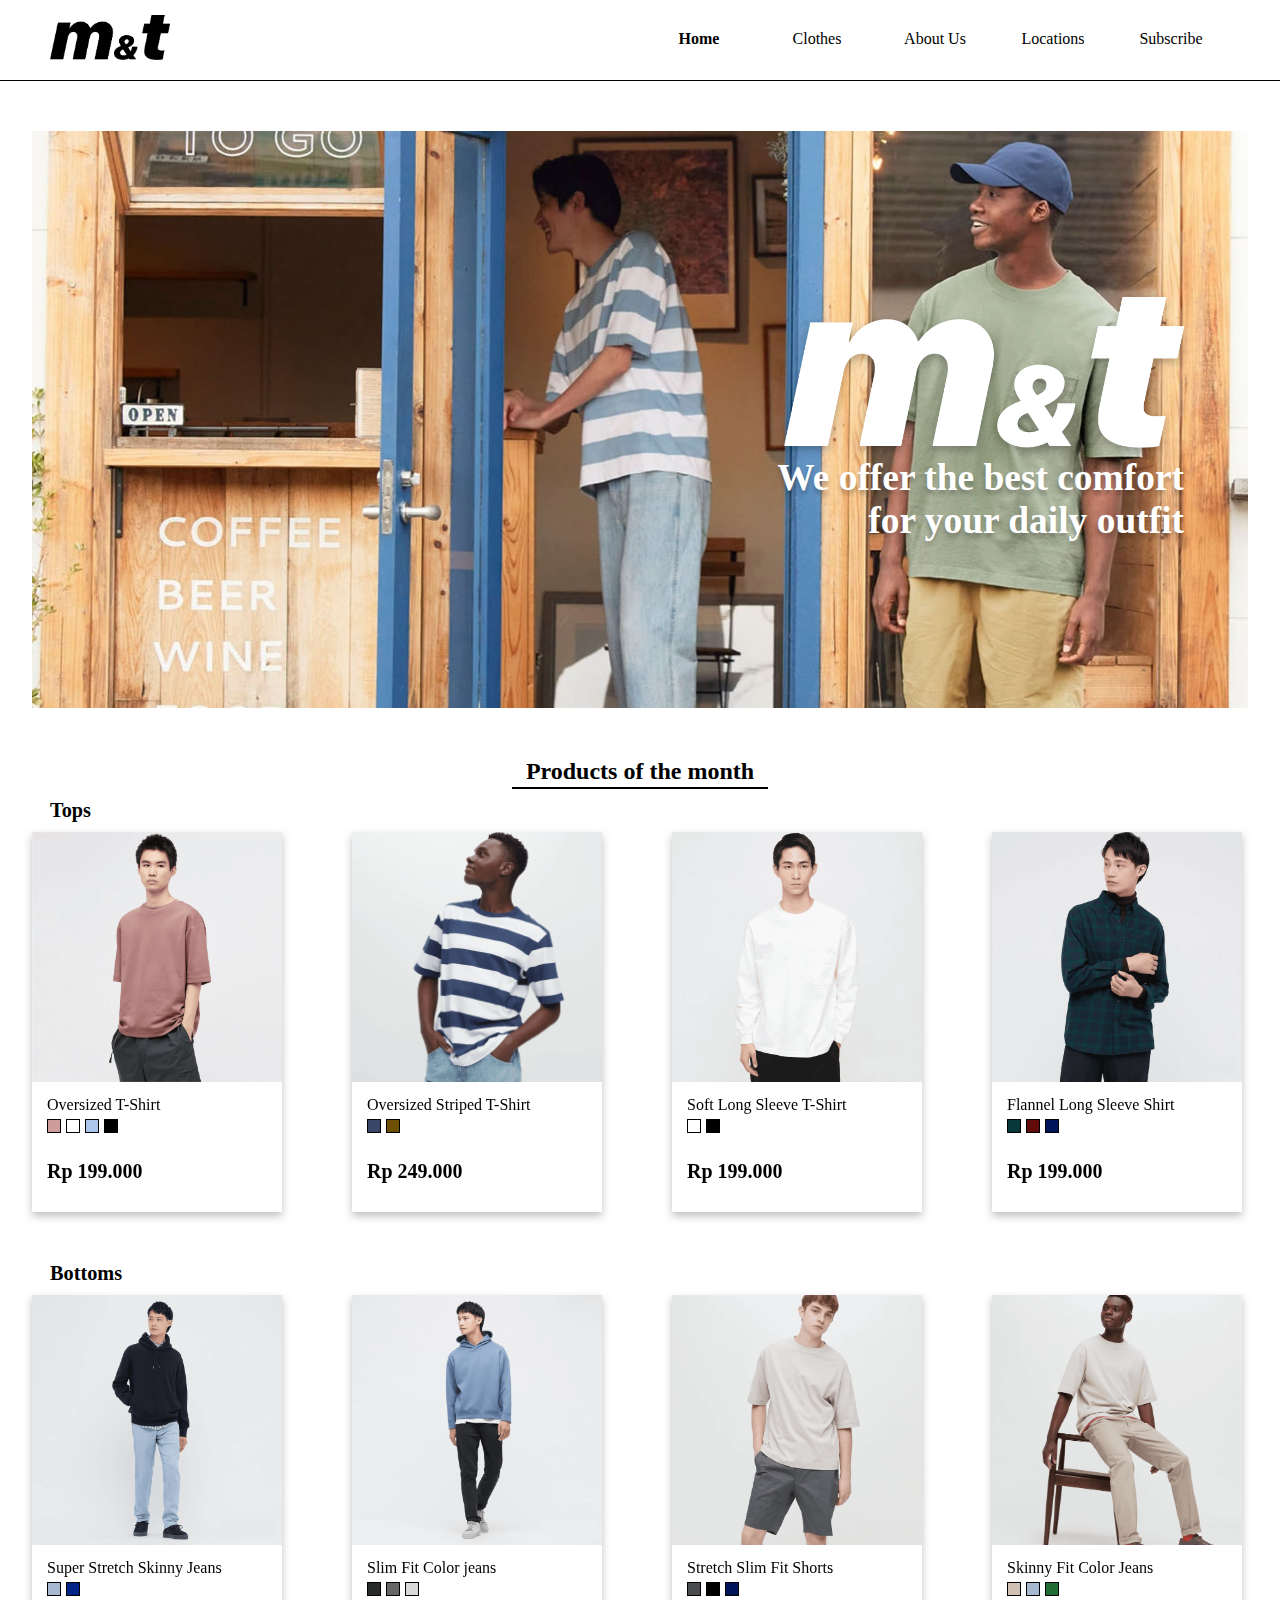
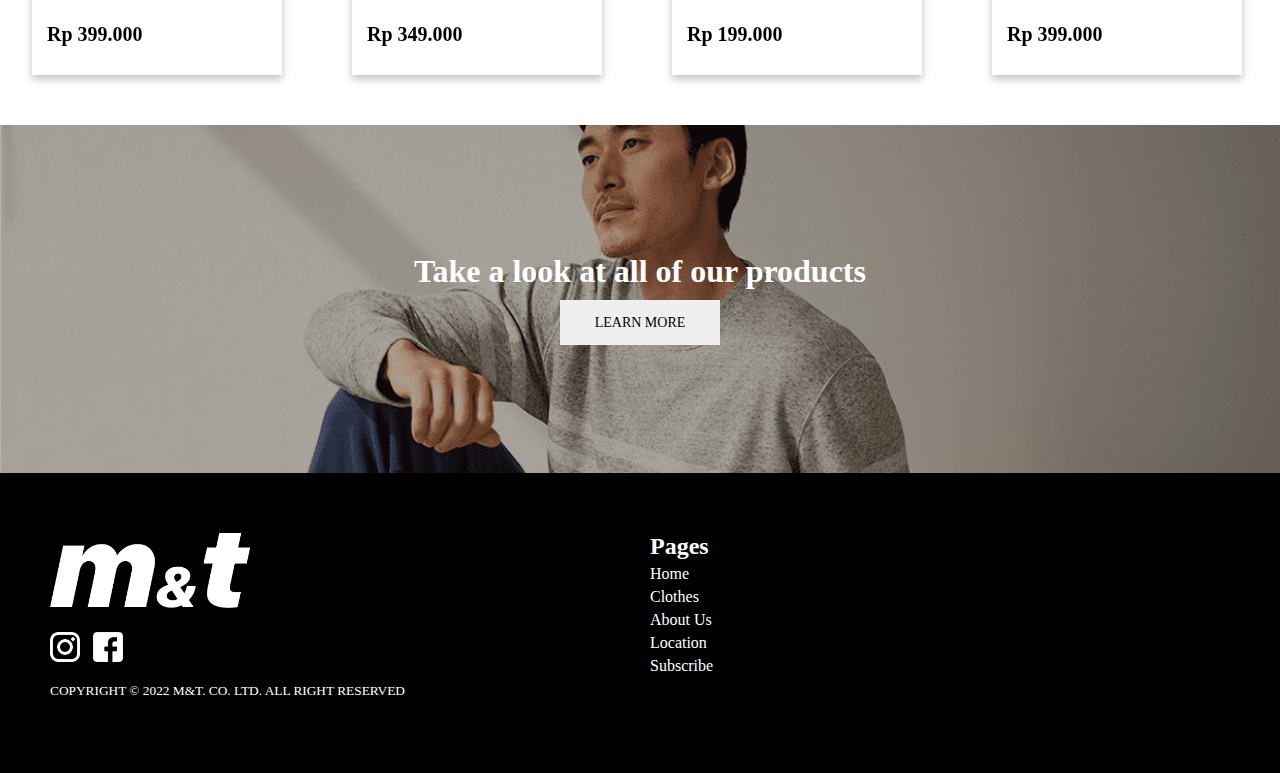
<file: mNt_website_project/index.html>
<!DOCTYPE html>
<html lang="en">
<head>
    <meta charset="UTF-8">
    <meta http-equiv="X-UA-Compatible" content="IE=edge">
    <meta name="viewport" content="width=device-width, initial-scale=1.0">
    <title>M&T OFFICIAL</title>
    <link rel ="stylesheet" media="screen and (min-width:801px)" href="style1.css">
    <link rel ="stylesheet" media="screen and (max-width:800px)" href="style2.css">   
    <link rel = "icon" href ="img/favicon.png">
</head>
<body>
    <header>
        <div class ="logo">
            <img src ="img/logo1.png" onclick="window.location.href='index.html'">
        </div>
        <nav>
            <ul>
                <li onclick="window.location.href='index.html'" style ="font-weight: bold;">Home</li>
                <li onclick="window.location.href='clothes.html'">Clothes</li>
                <li onclick="window.location.href='aboutus.html'">About Us</li>
                <li onclick="window.location.href='locations.html'">Locations</li>
                <li onclick="window.location.href='subscribe.html'">Subscribe</li>
            </ul>
        </nav>
    </header>
    <div class="content1">
        <img src ="img/logo2.png">
        <h3>We offer the best comfort</h3>
        <h3>for your daily outfit</h3>
    </div>
    <div class ="judul1">
        <h2
        >Products of the month</h2>
        <div class="judul_line"></div>
    </div>
    <div class ="judul2">
        <h3>Tops</h3>
    </div>
    <div class="content2">
        <div class="products">
            <div class="p1">
                <div class="p2">
                    <img src ="img/img3.png">
                    <div class="product_text">
                        <p>Oversized T-Shirt</p>
                        <div class="color">
                            <div class="cc" style="background-color: #CE9D9B;"></div>
                            <div class="cc" style="background-color: #FFFFFF;"></div>
                            <div class="cc" style="background-color: #ACC5EB;"></div>
                            <div class="cc" style="background-color: #000000;"></div>
                        </div>
                        <h4>Rp 199.000</h4>
                    </div>
                </div>
            </div>
            <div class="p1">
                <div class="p2">
                    <img src ="img/img6.png">
                    <div class="product_text">
                        <p>Oversized Striped T-Shirt</p>
                        <div class="color">
                            <div class="cc" style="background-color: #394668;"></div>
                            <div class="cc" style="background-color: #6D4F00;"></div>
                        </div>
                        <h4>Rp 249.000</h4>
                    </div>
                </div>
            </div>
        </div>
        <div class="products">
            <div class="p1">
                <div class="p2">
                    <img src ="img/img2.png">
                    <div class="product_text">
                        <p>Soft Long Sleeve T-Shirt</p>
                        <div class="color">
                            <div class="cc" style="background-color: #FFFFFF;"></div>
                            <div class="cc" style="background-color: #000000;"></div>
                        </div>
                        <h4>Rp 199.000</h4>
                    </div>
                </div>
            </div>
            <div class="p1">
                <div class="p2">
                    <img src ="img/img4.png">
                    <div class="product_text">
                        <p>Flannel Long Sleeve Shirt</p>
                        <div class="color">
                            <div class="cc" style="background-color: #083839;"></div>
                            <div class="cc" style="background-color: #620B0B;"></div>
                            <div class="cc" style="background-color: #00145A;"></div>
                        </div>
                        <h4>Rp 199.000</h4>
                    </div>
                </div>
            </div>
        </div>
    </div>
    <div class ="judul2">
        <h3>Bottoms</h3>
    </div>
    <div class="content2">
        <div class="products">
            <div class="p1">
                <div class="p2">
                    <img src ="img/img14.png">
                    <div class="product_text">
                        <p>Super Stretch Skinny Jeans</p>
                        <div class="color">
                            <div class="cc" style="background-color: #A6B9D0;"></div>
                            <div class="cc" style="background-color: #002586;"></div>
                        </div>
                        <h4>Rp 399.000</h4>
                    </div>
                </div>
            </div>
            <div class="p1">
                <div class="p2">
                    <img src ="img/img11.png">
                    <div class="product_text">
                        <p>Slim Fit Color jeans</p>
                        <div class="color">
                            <div class="cc" style="background-color: #282B2A;"></div>
                            <div class="cc" style="background-color: #666666;"></div>
                            <div class="cc" style="background-color: #D9D9D9;"></div>
                        </div>
                        <h4>Rp 349.000</h4>
                    </div>
                </div>
            </div>
        </div>
        <div class="products">
            <div class="p1">
                <div class="p2">
                    <img src ="img/img15.png">
                    <div class="product_text">
                        <p>Stretch Slim Fit Shorts</p>
                        <div class="color">
                            <div class="cc" style="background-color: #4A4C50;"></div>
                            <div class="cc" style="background-color: #000000;"></div>
                            <div class="cc" style="background-color: #00145A;"></div>
                        </div>
                        <h4>Rp 199.000</h4>
                    </div>
                </div>
            </div>
            <div class="p1">
                <div class="p2">
                    <img src ="img/img13.png">
                    <div class="product_text">
                        <p>Skinny Fit Color Jeans</p>
                        <div class="color">
                            <div class="cc" style="background-color: #CEC0B4;"></div>
                            <div class="cc" style="background-color: #A6B9D0;"></div>
                            <div class="cc" style="background-color: #206D36;"></div>
                        </div>
                        <h4>Rp 399.000</h4>
                    </div>
                </div>
            </div>
        </div>
    </div>
    <div class ="content3" style=" background-image: url('img/img17.png');">
        <h1>Take a look at all of our products</h1>
        <button onclick="window.location.href='clothes.html'" class="learn_more">LEARN MORE</button>
    </div>
    <footer>
        <div class="bag1">
            <img src ="img/logo2.png" class="logo2">
            <div class ="logofooter">
                <a href="https://www.instagram.com/uniqlo/"><img src ="img/logoig.png" class="sosmed"></a>
                <a href="https://id-id.facebook.com/UniqloIndonesiaOfficial/"><img src ="img/logofb.png" class="sosmed"></a>
            </div>
            <p>COPYRIGHT © 2022 M&T. CO. LTD. ALL RIGHT RESERVED</p>
        </div>
        <div class="bag2">
            <h2>Pages</h2>
            <p onclick="window.location.href='index.html'">Home</p>
            <p onclick="window.location.href='clothes.html'">Clothes</p>
            <p onclick="window.location.href='aboutus.html'">About Us</p>
            <p onclick="window.location.href='locations.html'">Location</p>
            <p onclick="window.location.href='subscribe.html'">Subscribe</p>
        </div>
    </footer>
</body>
</html>
</file>
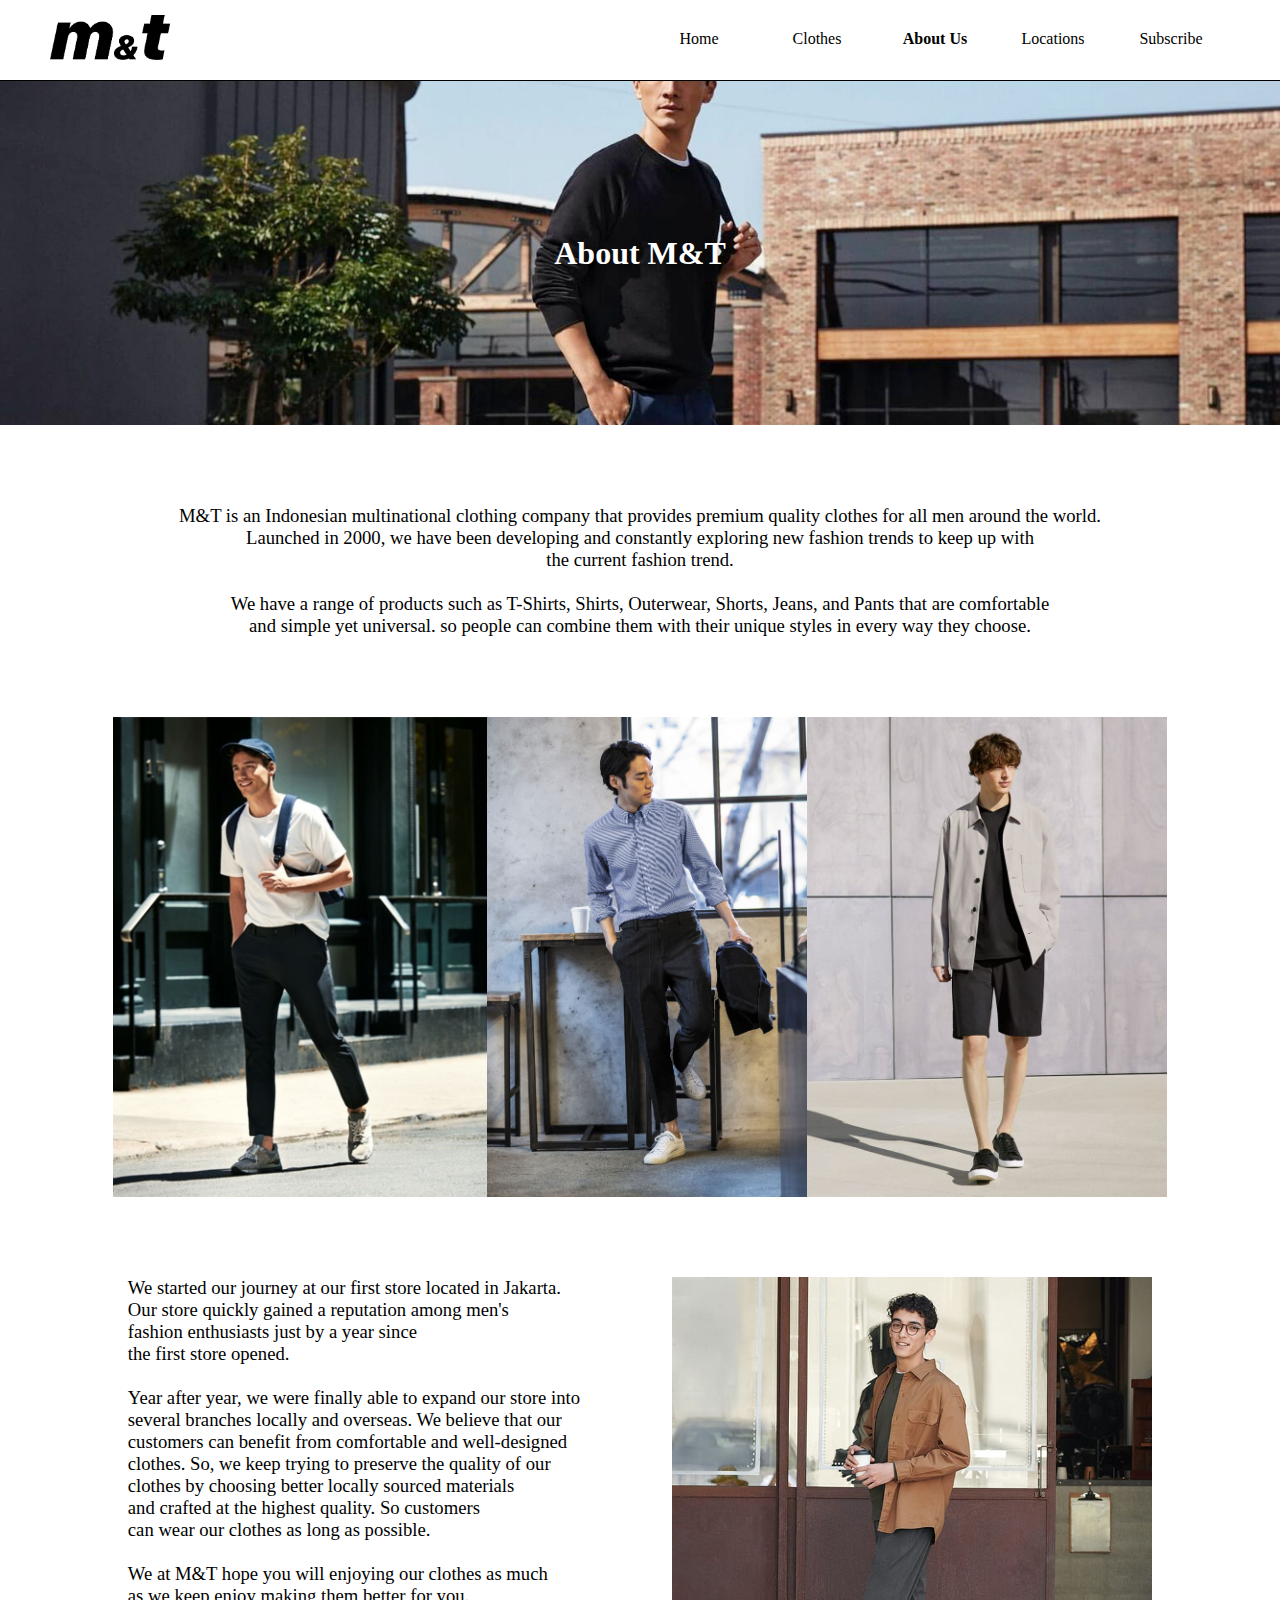
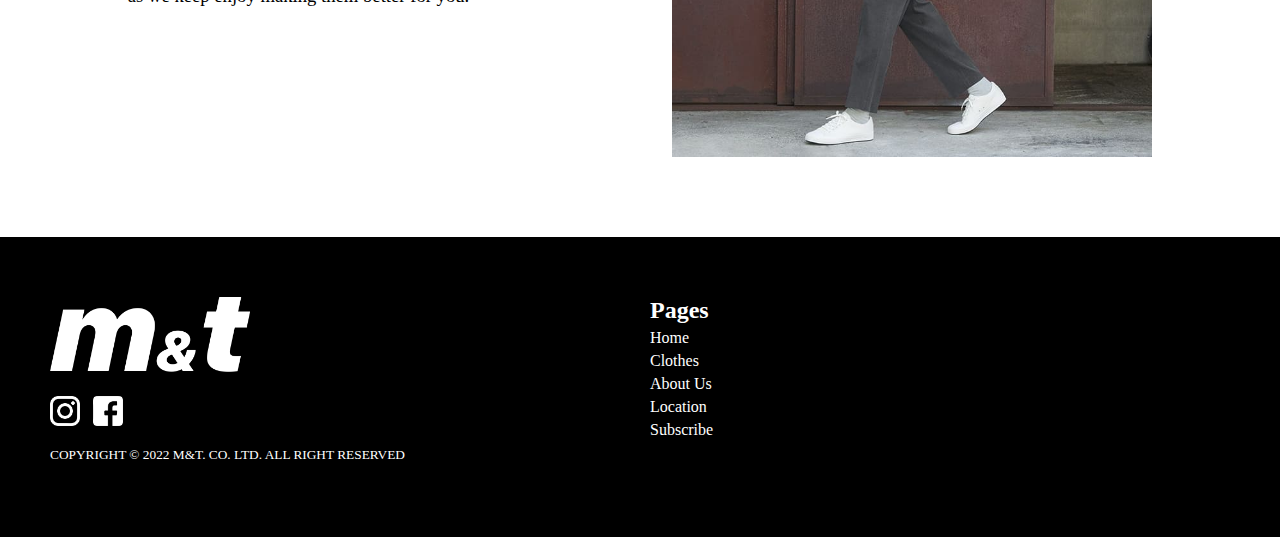
<file: mNt_website_project/aboutus.html>
<!DOCTYPE html>
<html lang="en">
<head>
    <meta charset="UTF-8">
    <meta http-equiv="X-UA-Compatible" content="IE=edge">
    <meta name="viewport" content="width=device-width, initial-scale=1.0">
    <title>M&T-ABOUT US</title>
    <link rel ="stylesheet" media="screen and (min-width:801px)" href="style1.css">
    <link rel ="stylesheet" media="screen and (max-width:800px)" href="style2.css">   
    <link rel = "icon" href ="img/favicon.png">
</head>
<body>
    <header>
        <div class ="logo">
            <img src ="img/logo1.png" onclick="window.location.href='index.html'">
        </div>
        <nav>
            <ul>
                <li onclick="window.location.href='index.html'">Home</li>
                <li onclick="window.location.href='clothes.html'">Clothes</li>
                <li onclick="window.location.href='aboutus.html'"style ="font-weight: bold;">About Us</li>
                <li onclick="window.location.href='locations.html'">Locations</li>
                <li onclick="window.location.href='subscribe.html'">Subscribe</li>
            </ul>
        </nav>
    </header>
    <div class="content4" style=" background-image: url('img/img27.jpg');">
        <h1>About M&T</h1>
    </div>
    <div class ="about_text1">
        <p>M&T is an Indonesian multinational clothing company that provides premium quality clothes for all men around the world.</p>
        <p>Launched in 2000, we have been developing and constantly exploring new fashion trends to keep up with </p>
        <p>the current fashion trend.  
        </p>
        <br>
        <p>We have a range of products such as T-Shirts, Shirts, Outerwear, Shorts, Jeans, and Pants that are comfortable</p>
        <p>and simple yet universal. so people can combine them with their unique styles in every way they choose.</p>
    </div>
    <div class="about_pic">
        <img src ="img/img31.jpg">
        <img src ="img/img30.jpg">
        <img src ="img/img28.jpg">
    </div>
    <div class="about_history">
        <div class="about_text2">
            <p>We started our journey at our first store located in Jakarta. </p>
            <p>Our store quickly gained a reputation among men's </p>
            <p>fashion enthusiasts just by a year since </p>
            <p>the first store opened. </p>
            <br>
            <p>Year after year, we were finally able to expand our store into</p>
            <p>several branches locally and overseas. We believe that our </p>
            <p>customers can benefit from comfortable and well-designed</p>
            <p>clothes. So, we keep trying to preserve the quality of our </p>
            <p>clothes by choosing better locally sourced materials</p>
            <p>and crafted at the highest quality. So customers</p>
            <p>can wear our clothes as long as possible.</p>
            <br>
            <p>We at M&T hope you will enjoying our clothes as much </p>
            <p>as we keep enjoy making them better for you.</p>
        </div>
        <img src ="img/img29.jpg">
    </div>
    <footer>
        <div class="bag1">
            <img src ="img/logo2.png" class="logo2">
            <div class ="logofooter">
                <a href="https://www.instagram.com/uniqlo/"><img src ="img/logoig.png" class="sosmed"></a>
                <a href="https://id-id.facebook.com/UniqloIndonesiaOfficial/"><img src ="img/logofb.png" class="sosmed"></a>
            </div>
            <p>COPYRIGHT © 2022 M&T. CO. LTD. ALL RIGHT RESERVED</p>
        </div>
        <div class="bag2">
            <h2>Pages</h2>
            <p onclick="window.location.href='index.html'">Home</p>
            <p onclick="window.location.href='clothes.html'">Clothes</p>
            <p onclick="window.location.href='aboutus.html'">About Us</p>
            <p onclick="window.location.href='locations.html'">Location</p>
            <p onclick="window.location.href='subscribe.html'">Subscribe</p>
        </div>
    </footer>
</body>
</html>
</file>
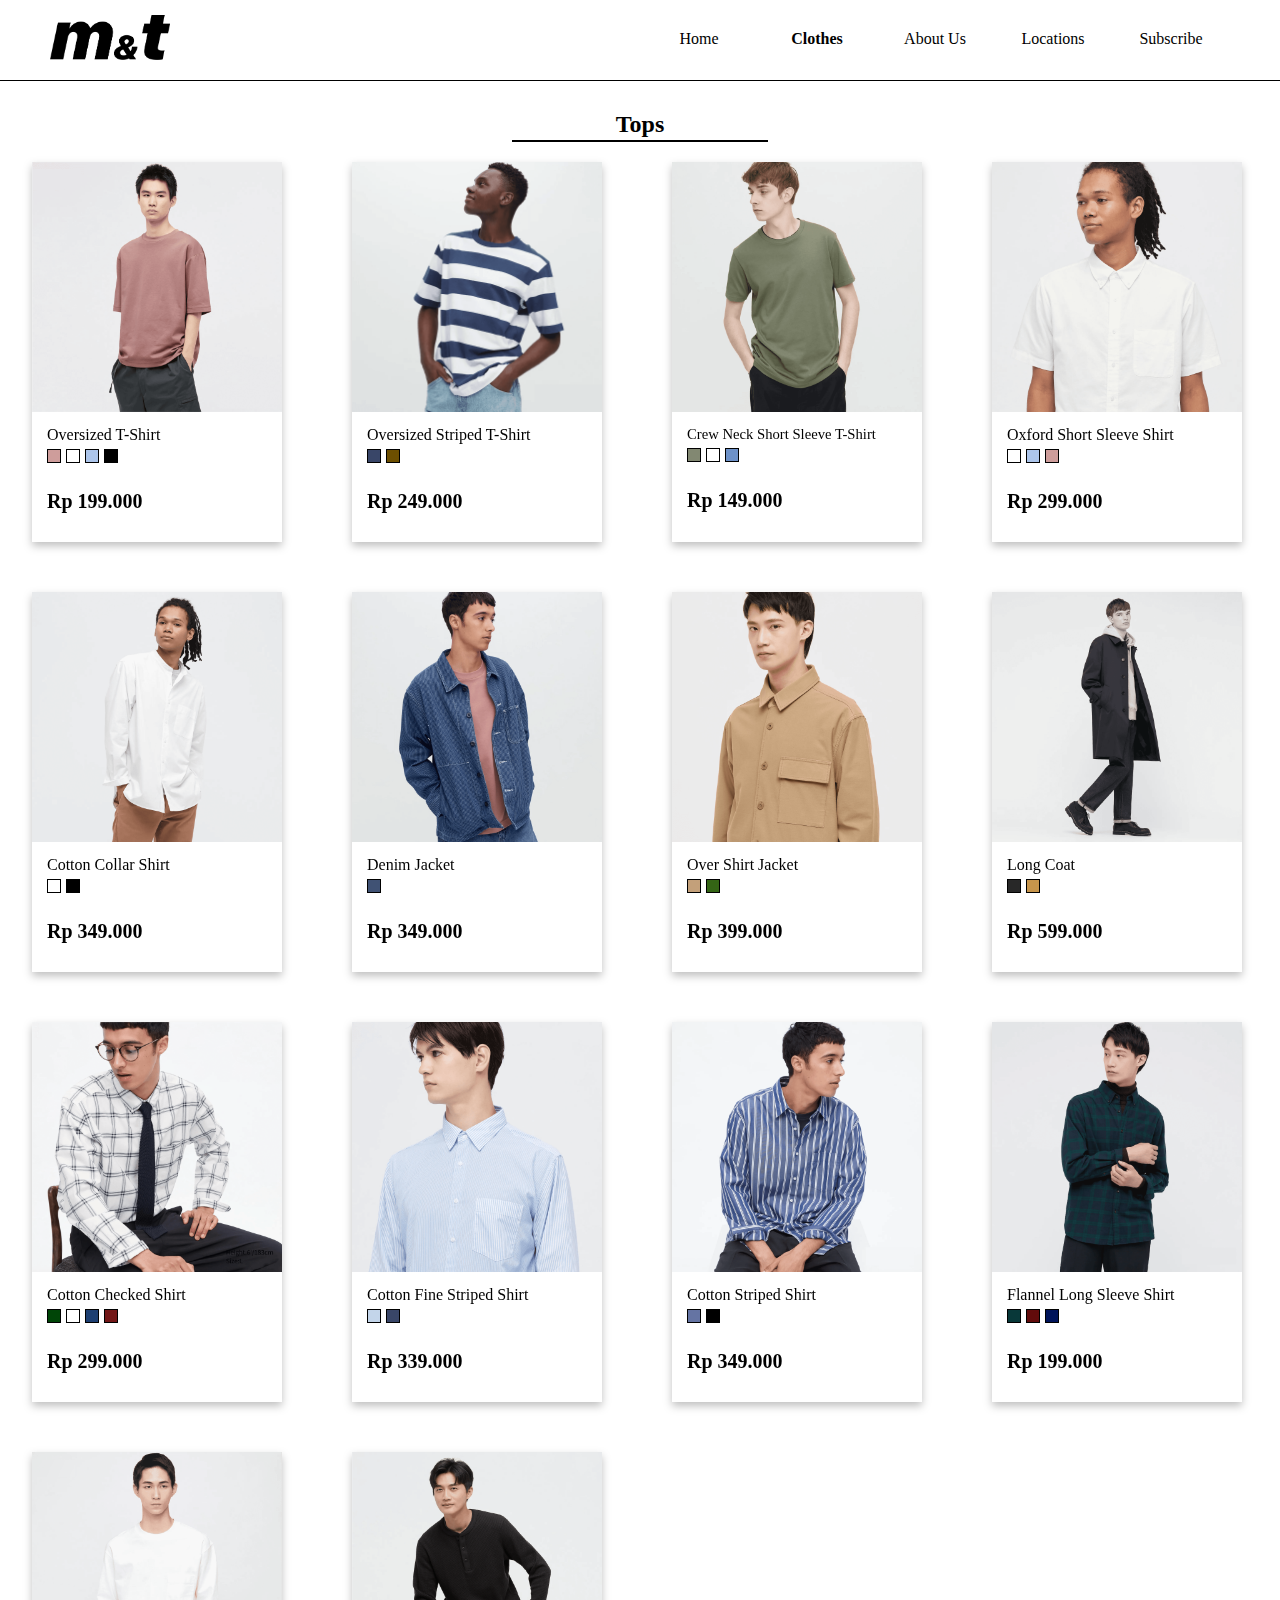
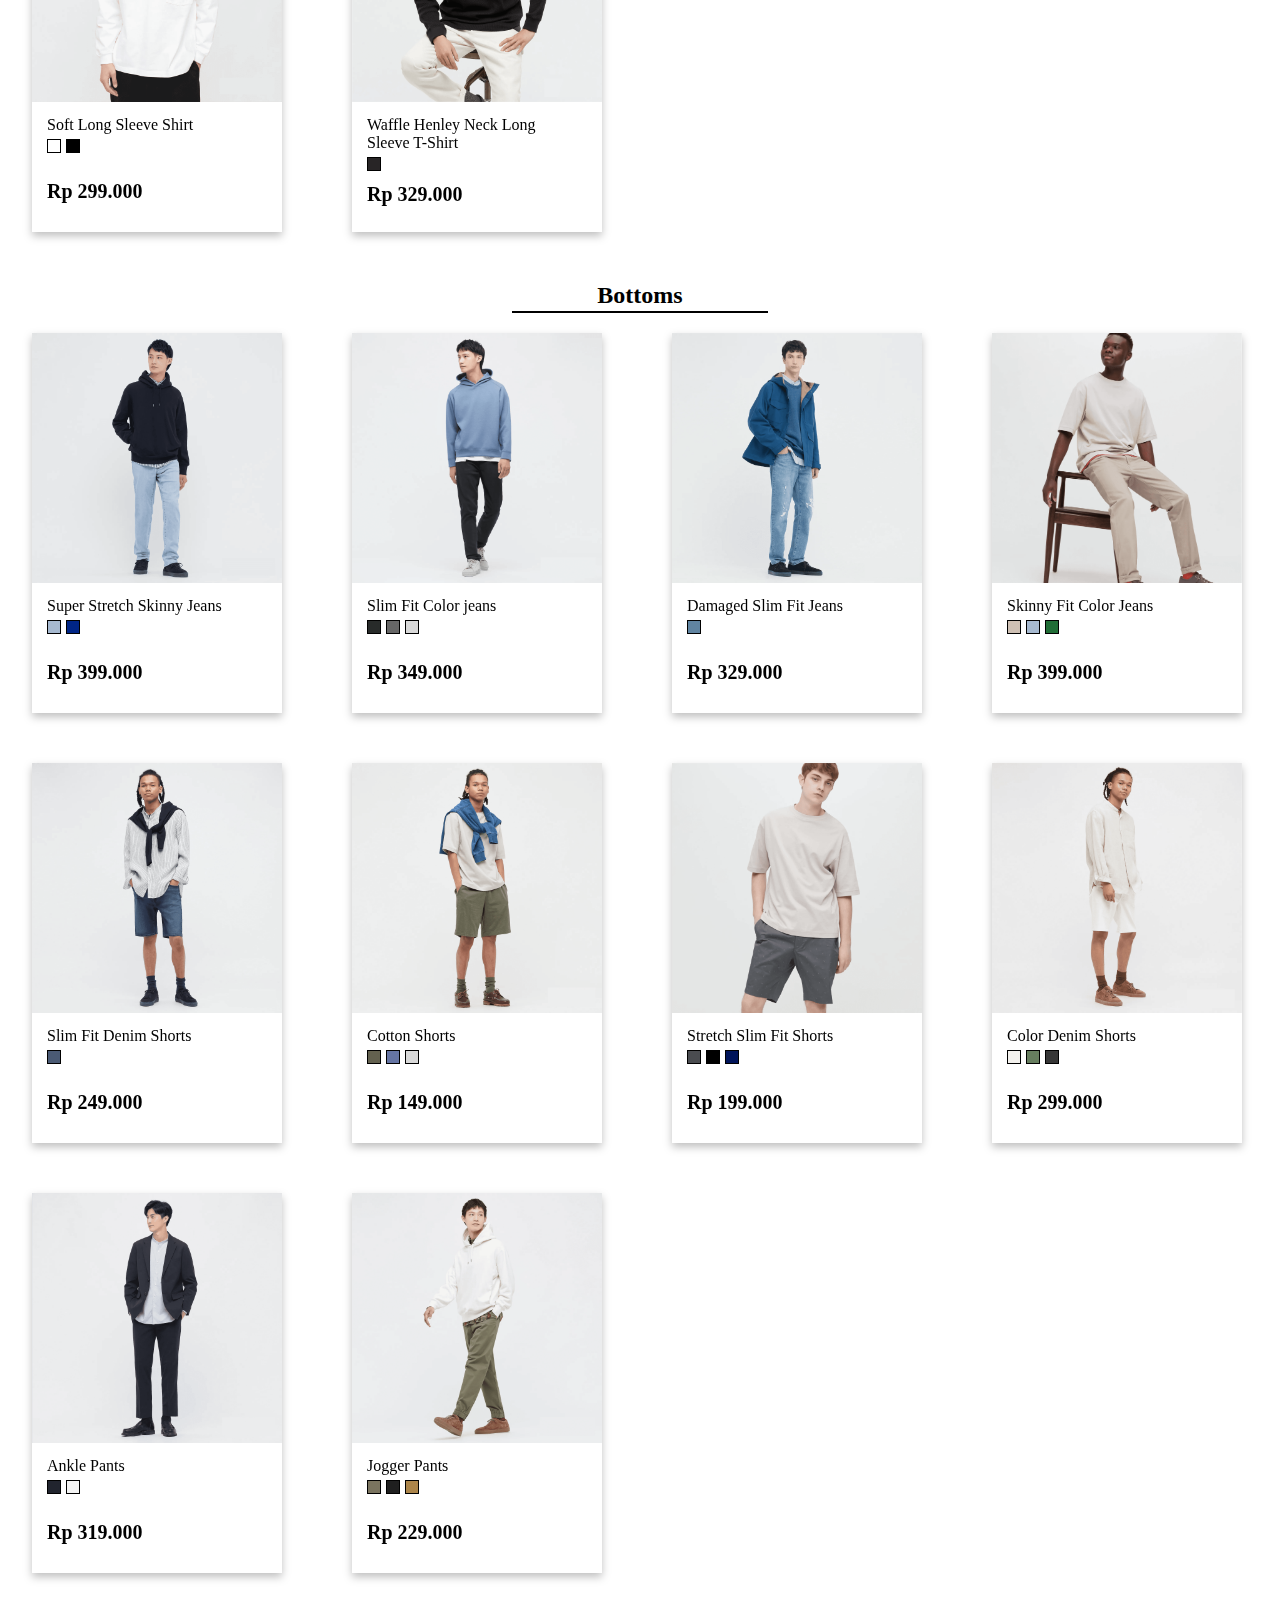
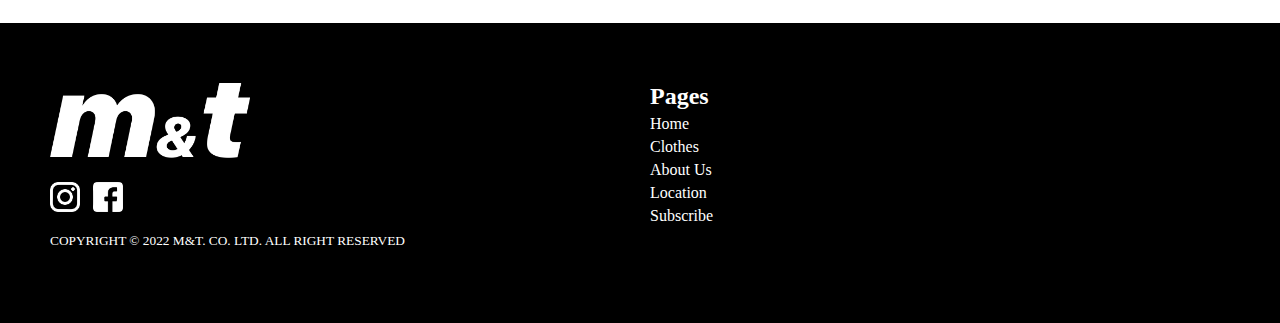
<file: mNt_website_project/clothes.html>
<!DOCTYPE html>
<html lang="en">
<head>
    <meta charset="UTF-8">
    <meta http-equiv="X-UA-Compatible" content="IE=edge">
    <meta name="viewport" content="width=device-width, initial-scale=1.0">
    <title>M&T-CLOTHES</title>
    <link rel ="stylesheet" media="screen and (min-width:801px)" href="style1.css">
    <link rel ="stylesheet" media="screen and (max-width:800px)" href="style2.css">   
    <link rel = "icon" href ="img/favicon.png">
</head>
<body>
    <header>
        <div class ="logo">
            <img src ="img/logo1.png" onclick="window.location.href='index.html'">
        </div>
        <nav>
            <ul>
                <li onclick="window.location.href='index.html'">Home</li>
                <li onclick="window.location.href='clothes.html'"style ="font-weight: bold;">Clothes</li>
                <li onclick="window.location.href='aboutus.html'">About Us</li>
                <li onclick="window.location.href='locations.html'">Locations</li>
                <li onclick="window.location.href='subscribe.html'">Subscribe</li>
            </ul>
        </nav>
    </header>
    <div class ="judul3">
        <h2>Tops</h2>
        <div class="judul_line"></div>
    </div>
    <div class="content2">
        <div class="products">
            <div class="p1">
                <div class="p2">
                    <img src ="img/img3.png">
                    <div class="product_text">
                        <p>Oversized T-Shirt</p>
                        <div class="color">
                            <div class="cc" style="background-color: #CE9D9B;"></div>
                            <div class="cc" style="background-color: #FFFFFF;"></div>
                            <div class="cc" style="background-color: #ACC5EB;"></div>
                            <div class="cc" style="background-color: #000000;"></div>
                        </div>
                        <h4>Rp 199.000</h4>
                    </div>
                </div>
            </div>
            <div class="p1">
                <div class="p2">
                    <img src ="img/img6.png">
                    <div class="product_text">
                        <p>Oversized Striped T-Shirt</p>
                        <div class="color">
                            <div class="cc" style="background-color: #394668;"></div>
                            <div class="cc" style="background-color: #6D4F00;"></div>
                        </div>
                        <h4>Rp 249.000</h4>
                    </div>
                </div>
            </div>
        </div>
        <div class="products">
            <div class="p1">
                <div class="p2">
                    <img src ="img/img21.png">
                    <div class="product_text">
                        <p id="name_too_long">Crew Neck Short Sleeve T-Shirt</p>
                        <div class="color">
                            <div class="cc" style="background-color: #828872;"></div>
                            <div class="cc" style="background-color: #FFFFFF;"></div>
                            <div class="cc" style="background-color: #6D91C8;"></div>
                        </div>
                        <h4 id="price_too_bottom">Rp 149.000</h4>
                    </div>
                </div>
            </div>
            <div class="p1">
                <div class="p2">
                    <img src ="img/img20.png">
                    <div class="product_text">
                        <p>Oxford Short Sleeve Shirt</p>
                        <div class="color">
                            <div class="cc" style="background-color: #FFFFFF;"></div>
                            <div class="cc" style="background-color: #ACC5EB;"></div>
                            <div class="cc" style="background-color: #CE9D9B;"></div>
                        </div>
                        <h4>Rp 299.000</h4>
                    </div>
                </div>
            </div>
        </div>
    </div>
    <div class="content2">
        <div class="products">
            <div class="p1">
                <div class="p2">
                    <img src ="img/img9.png">
                    <div class="product_text">
                        <p>Cotton Collar Shirt</p>
                        <div class="color">
                            <div class="cc" style="background-color: #FFFFFF;"></div>
                            <div class="cc" style="background-color: #000000;"></div>
                        </div>
                        <h4>Rp 349.000</h4>
                    </div>
                </div>
            </div>
            <div class="p1">
                <div class="p2">
                    <img src ="img/img7.png">
                    <div class="product_text">
                        <p>Denim Jacket</p>
                        <div class="color">
                            <div class="cc" style="background-color: #405274;"></div>
                        </div>
                        <h4>Rp 349.000</h4>
                    </div>
                </div>
            </div>
        </div>
        <div class="products">
            <div class="p1">
                <div class="p2">
                    <img src ="img/img8.png">
                    <div class="product_text">
                        <p>Over Shirt Jacket</p>
                        <div class="color">
                            <div class="cc" style="background-color: #C3A07A;"></div>
                            <div class="cc" style="background-color: #346515;"></div>
                        </div>
                        <h4>Rp 399.000</h4>
                    </div>
                </div>
            </div>
            <div class="p1">
                <div class="p2">
                    <img src ="img/img5.png">
                    <div class="product_text">
                        <p>Long Coat</p>
                        <div class="color">
                            <div class="cc" style="background-color: #282828;"></div>
                            <div class="cc" style="background-color: #C7954B;"></div>
                        </div>
                        <h4>Rp 599.000</h4>
                    </div>
                </div>
            </div>
        </div>
    </div>
    <div class="content2">
        <div class="products">
            <div class="p1">
                <div class="p2">
                    <img src ="img/img10.png">
                    <div class="product_text">
                        <p>Cotton Checked Shirt</p>
                        <div class="color">
                            <div class="cc" style="background-color: #004507;"></div>
                            <div class="cc" style="background-color: #FFFFFF;"></div>
                            <div class="cc" style="background-color: #1D3F72;"></div>
                            <div class="cc" style="background-color: #731717;"></div>
                        </div>
                        <h4>Rp 299.000</h4>
                    </div>
                </div>
            </div>
            <div class="p1">
                <div class="p2">
                    <img src ="img/img18.png">
                    <div class="product_text">
                        <p>Cotton Fine Striped Shirt</p>
                        <div class="color">
                            <div class="cc" style="background-color: #C3D5EA;"></div>
                            <div class="cc" style="background-color: #394668;"></div>
                        </div>
                        <h4>Rp 339.000</h4>
                    </div>
                </div>
            </div>
        </div>
        <div class="products">
            <div class="p1">
                <div class="p2">
                    <img src ="img/img19.png">
                    <div class="product_text">
                        <p>Cotton Striped Shirt</p>
                        <div class="color">
                            <div class="cc" style="background-color: #6574A3;"></div>
                            <div class="cc" style="background-color: #000000;"></div>
                        </div>
                        <h4>Rp 349.000</h4>
                    </div>
                </div>
            </div>
            <div class="p1">
                <div class="p2">
                    <img src ="img/img4.png">
                    <div class="product_text">
                        <p>Flannel Long Sleeve Shirt</p>
                        <div class="color">
                            <div class="cc" style="background-color: #083839;"></div>
                            <div class="cc" style="background-color: #620B0B;"></div>
                            <div class="cc" style="background-color: #00145A;"></div>
                        </div>
                        <h4>Rp 199.000</h4>
                    </div>
                </div>
            </div>
        </div>
    </div>
    <div class="content2">
        <div class="products">
            <div class="p1">
                <div class="p2">
                    <img src ="img/img2.png">
                    <div class="product_text">
                        <p>Soft Long Sleeve Shirt</p>
                        <div class="color">
                            <div class="cc" style="background-color: #FFFFFF;"></div>
                            <div class="cc" style="background-color: #000000;"></div>
                        </div>
                        <h4>Rp 299.000</h4>
                    </div>
                </div>
            </div>
            <div class="p1">
                <div class="p2">
                    <img src ="img/img22.png">
                    <div class="product_text">
                        <p>Waffle Henley Neck Long</p>
                        <p>Sleeve T-Shirt</p>
                        <div class="color">
                            <div class="cc" style="background-color: #282526;"></div>
                        </div>
                        <h4 style="margin-top:10px;">Rp 329.000</h4>
                    </div>
                </div>
            </div>
        </div>
    </div>
    <div class ="judul3">
        <h2>Bottoms</h2>
        <div class="judul_line"></div>
    </div>
    <div class="content2">
        <div class="products">
            <div class="p1">
                <div class="p2">
                    <img src ="img/img14.png">
                    <div class="product_text">
                        <p>Super Stretch Skinny Jeans</p>
                        <div class="color">
                            <div class="cc" style="background-color: #A6B9D0;"></div>
                            <div class="cc" style="background-color: #002586;"></div>
                        </div>
                        <h4>Rp 399.000</h4>
                    </div>
                </div>
            </div>
            <div class="p1">
                <div class="p2">
                    <img src ="img/img11.png">
                    <div class="product_text">
                        <p>Slim Fit Color jeans</p>
                        <div class="color">
                            <div class="cc" style="background-color: #282B2A;"></div>
                            <div class="cc" style="background-color: #666666;"></div>
                            <div class="cc" style="background-color: #D9D9D9;"></div>
                        </div>
                        <h4>Rp 349.000</h4>
                    </div>
                </div>
            </div>
        </div>
        <div class="products">
            <div class="p1">
                <div class="p2">
                    <img src ="img/img12.png">
                    <div class="product_text">
                        <p>Damaged Slim Fit Jeans</p>
                        <div class="color">
                            <div class="cc" style="background-color: #6084A1;"></div>
                        </div>
                        <h4>Rp 329.000</h4>
                    </div>
                </div>
            </div>
            <div class="p1">
                <div class="p2">
                    <img src ="img/img13.png">
                    <div class="product_text">
                        <p>Skinny Fit Color Jeans</p>
                        <div class="color">
                            <div class="cc" style="background-color: #CEC0B4;"></div>
                            <div class="cc" style="background-color: #A6B9D0;"></div>
                            <div class="cc" style="background-color: #206D36;"></div>
                        </div>
                        <h4>Rp 399.000</h4>
                    </div>
                </div>
            </div>
        </div>
    </div>
    <div class="content2">
        <div class="products">
            <div class="p1">
                <div class="p2">
                    <img src ="img/img16.png">
                    <div class="product_text">
                        <p>Slim Fit Denim Shorts</p>
                        <div class="color">
                            <div class="cc" style="background-color: #4A5A74;"></div>
                        </div>
                        <h4>Rp 249.000</h4>
                    </div>
                </div>
            </div>
            <div class="p1">
                <div class="p2">
                    <img src ="img/img23.png">
                    <div class="product_text">
                        <p>Cotton Shorts</p>
                        <div class="color">
                            <div class="cc" style="background-color: #63614F;"></div>
                            <div class="cc" style="background-color: #6574A3;"></div>
                            <div class="cc" style="background-color: #D9D9D9;"></div>
                        </div>
                        <h4>Rp 149.000</h4>
                    </div>
                </div>
            </div>
        </div>
        <div class="products">
            <div class="p1">
                <div class="p2">
                    <img src ="img/img15.png">
                    <div class="product_text">
                        <p>Stretch Slim Fit Shorts</p>
                        <div class="color">
                            <div class="cc" style="background-color: #4A4C50;"></div>
                            <div class="cc" style="background-color: #000000;"></div>
                            <div class="cc" style="background-color: #00145A;"></div>
                        </div>
                        <h4>Rp 199.000</h4>
                    </div>
                </div>
            </div>
            <div class="p1">
                <div class="p2">
                    <img src ="img/img24.png">
                    <div class="product_text">
                        <p>Color Denim Shorts</p>
                        <div class="color">
                            <div class="cc" style="background-color: #F3F1ED;"></div>
                            <div class="cc" style="background-color: #667D5E;"></div>
                            <div class="cc" style="background-color: #363636;"></div>
                        </div>
                        <h4>Rp 299.000</h4>
                    </div>
                </div>
            </div>
        </div>
    </div>
    <div class="content2">
        <div class="products">
            <div class="p1">
                <div class="p2">
                    <img src ="img/img25.png">
                    <div class="product_text">
                        <p>Ankle Pants</p>
                        <div class="color">
                            <div class="cc" style="background-color: #21242E;"></div>
                            <div class="cc" style="background-color: #F4F4F4;"></div>
                        </div>
                        <h4>Rp 319.000</h4>
                    </div>
                </div>
            </div>
            <div class="p1">
                <div class="p2">
                    <img src ="img/img26.png">
                    <div class="product_text">
                        <p>Jogger Pants</p>
                        <div class="color">
                            <div class="cc" style="background-color: #7A745F;"></div>
                            <div class="cc" style="background-color: #1F1F1F;"></div>
                            <div class="cc" style="background-color: #AC854A;"></div>
                        </div>
                        <h4>Rp 229.000</h4>
                    </div>
                </div>
            </div>
        </div>
    </div>
    <footer>
        <div class="bag1">
            <img src ="img/logo2.png" class="logo2">
            <div class ="logofooter">
                <a href="https://www.instagram.com/uniqlo/"><img src ="img/logoig.png" class="sosmed"></a>
                <a href="https://id-id.facebook.com/UniqloIndonesiaOfficial/"><img src ="img/logofb.png" class="sosmed"></a>
            </div>
            <p>COPYRIGHT © 2022 M&T. CO. LTD. ALL RIGHT RESERVED</p>
        </div>
        <div class="bag2">
            <h2>Pages</h2>
            <p onclick="window.location.href='index.html'">Home</p>
            <p onclick="window.location.href='clothes.html'">Clothes</p>
            <p onclick="window.location.href='aboutus.html'">About Us</p>
            <p onclick="window.location.href='locations.html'">Location</p>
            <p onclick="window.location.href='subscribe.html'">Subscribe</p>
        </div>
    </footer>
</body>
</html>
</file>
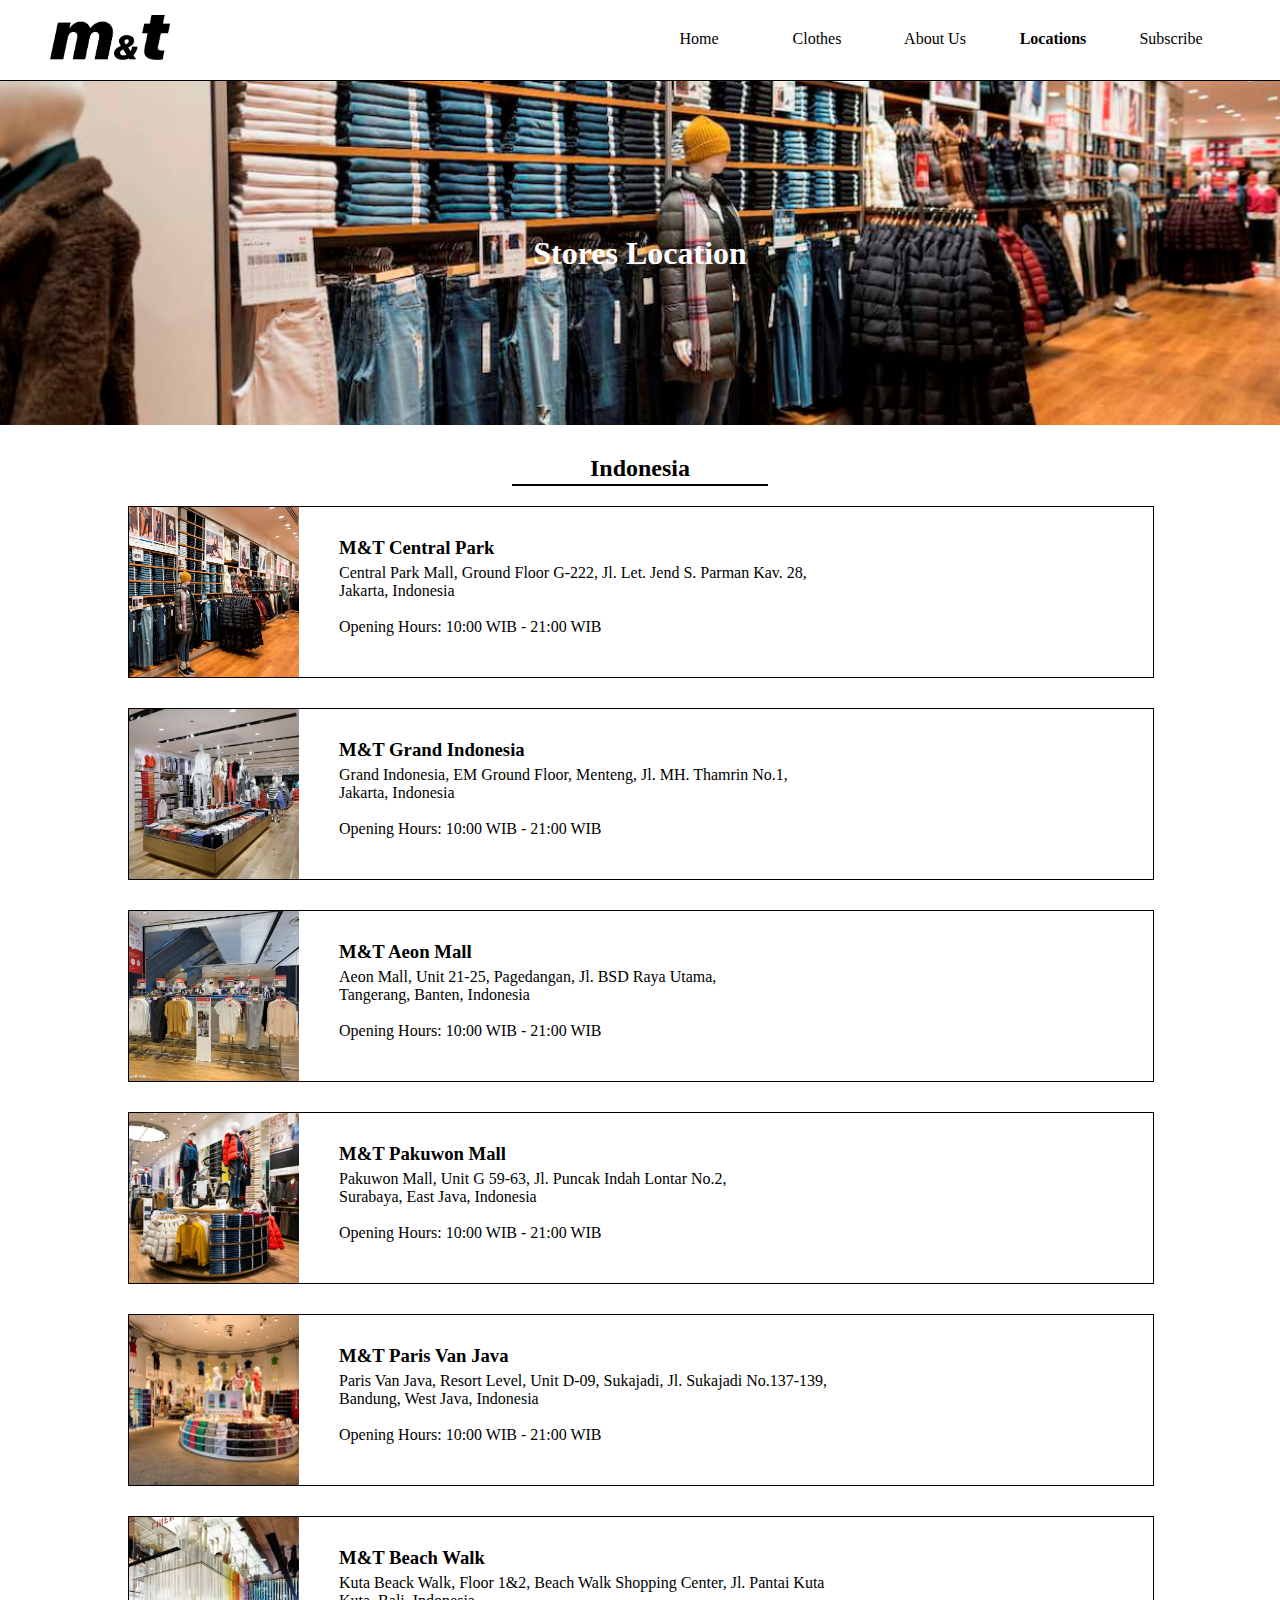
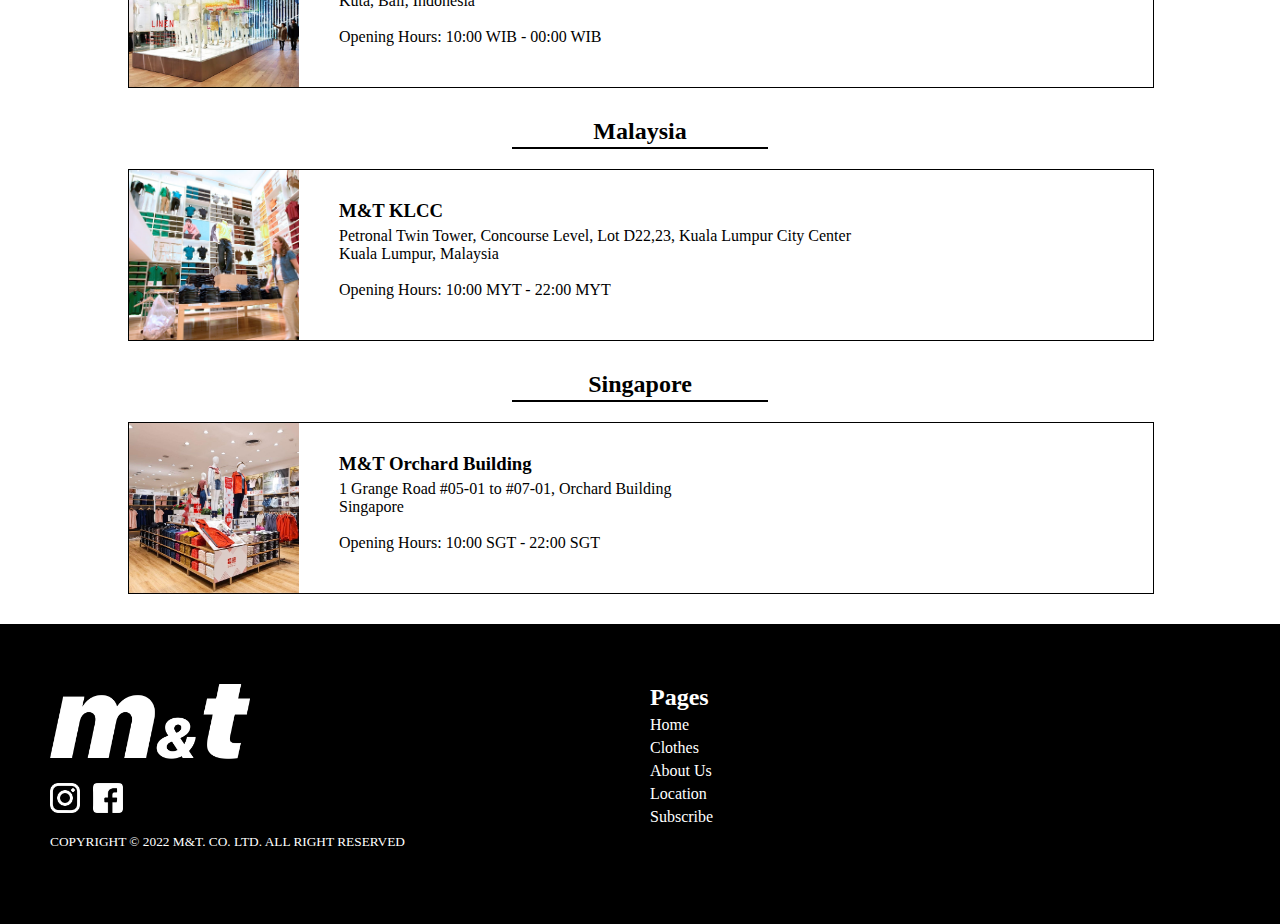
<file: mNt_website_project/locations.html>
<!DOCTYPE html>
<html lang="en">
<head>
    <meta charset="UTF-8">
    <meta http-equiv="X-UA-Compatible" content="IE=edge">
    <meta name="viewport" content="width=device-width, initial-scale=1.0">
    <title>M&T-STORE LOCATION</title>
    <link rel ="stylesheet" media="screen and (min-width:801px)" href="style1.css">
    <link rel ="stylesheet" media="screen and (max-width:800px)" href="style2.css">   
    <link rel = "icon" href ="img/favicon.png">
</head>
<body>
    <header>
        <div class ="logo">
            <img src ="img/logo1.png" onclick="window.location.href='index.html'">
        </div>
        <nav>
            <ul>
                <li onclick="window.location.href='index.html'">Home</li>
                <li onclick="window.location.href='clothes.html'">Clothes</li>
                <li onclick="window.location.href='aboutus.html'">About Us</li>
                <li onclick="window.location.href='locations.html'"style ="font-weight: bold;">Locations</li>
                <li onclick="window.location.href='subscribe.html'">Subscribe</li>
            </ul>
        </nav>
    </header>
    <div class="content4" style=" background-image: url('img/img32-1.jpg');">
        <h1>Stores Location</h1>
    </div>
    <div class ="judul3">
        <h2>Indonesia</h2>
        <div class="judul_line"></div>
    </div>
    <div class="content5">
        <img src ="img/img32-2.jpg">
        <div class="content5_text">
            <h3>M&T Central Park</h3>
            <p>Central Park Mall, Ground Floor G-222, Jl. Let. Jend S. Parman Kav. 28,</p>
            <p>Jakarta, Indonesia </p>
            <br>
            <p>Opening Hours: 10:00 WIB - 21:00 WIB</p>
        </div>
    </div>
    <div class="content5">
        <img src ="img/img33.jpg">
        <div class="content5_text">
            <h3>M&T Grand Indonesia</h3>
            <p>Grand Indonesia, EM Ground Floor, Menteng, Jl. MH. Thamrin No.1,</p>
            <p>Jakarta, Indonesia </p>
            <br>
            <p>Opening Hours: 10:00 WIB - 21:00 WIB</p>
        </div>
    </div>
    <div class="content5">
        <img src ="img/img34.jpg">
        <div class="content5_text">
            <h3>M&T Aeon Mall</h3>
            <p>Aeon Mall, Unit 21-25, Pagedangan, Jl. BSD Raya Utama,</p>
            <p>Tangerang, Banten, Indonesia</p>
            <br>
            <p>Opening Hours: 10:00 WIB - 21:00 WIB</p>
        </div>
    </div>
    <div class="content5">
        <img src ="img/img35.jpg">
        <div class="content5_text">
            <h3>M&T Pakuwon Mall</h3>
            <p>Pakuwon Mall, Unit G 59-63, Jl. Puncak Indah Lontar No.2,</p>
            <p>Surabaya,  East Java, Indonesia</p>
            <br>
            <p>Opening Hours: 10:00 WIB - 21:00 WIB</p>
        </div>
    </div>
    <div class="content5">
        <img src ="img/img36.jpg">
        <div class="content5_text">
            <h3>M&T Paris Van Java</h3>
            <p>Paris Van Java, Resort Level, Unit D-09, Sukajadi, Jl. Sukajadi No.137-139,</p>
            <p>Bandung, West Java, Indonesia</p>
            <br>
            <p>Opening Hours: 10:00 WIB - 21:00 WIB</p>
        </div>
    </div>
    <div class="content5">
        <img src ="img/img37.jpeg">
        <div class="content5_text">
            <h3>M&T Beach Walk</h3>
            <p>Kuta Beack Walk, Floor 1&2, Beach Walk Shopping Center, Jl. Pantai Kuta</p>
            <p>Kuta, Bali, Indonesia</p>
            <br>
            <p>Opening Hours: 10:00 WIB - 00:00 WIB</p>
        </div>
    </div>
    <div class ="judul3">
        <h2>Malaysia</h2>
        <div class="judul_line"></div>
    </div>
    <div class="content5">
        <img src ="img/img38.jpg">
        <div class="content5_text">
            <h3>M&T KLCC</h3>
            <p>Petronal Twin Tower, Concourse Level, Lot D22,23, Kuala Lumpur City Center</p>
            <p>Kuala Lumpur, Malaysia</p>
            <br>
            <p>Opening Hours: 10:00 MYT - 22:00 MYT</p>
        </div>
    </div>
    <div class ="judul3">
        <h2>Singapore</h2>
        <div class="judul_line"></div>
    </div>
    <div class="content5">
        <img src ="img/img39.jpg">
        <div class="content5_text">
            <h3>M&T Orchard Building</h3>
            <p>1 Grange Road #05-01 to #07-01, Orchard Building</p>
            <p>Singapore</p>
            <br>
            <p>Opening Hours: 10:00 SGT - 22:00 SGT</p>
        </div>
    </div>
    <footer>
        <div class="bag1">
            <img src ="img/logo2.png" class="logo2">
            <div class ="logofooter">
                <a href="https://www.instagram.com/uniqlo/"><img src ="img/logoig.png" class="sosmed"></a>
                <a href="https://id-id.facebook.com/UniqloIndonesiaOfficial/"><img src ="img/logofb.png" class="sosmed"></a>
            </div>
            <p>COPYRIGHT © 2022 M&T. CO. LTD. ALL RIGHT RESERVED</p>
        </div>
        <div class="bag2">
            <h2>Pages</h2>
            <p onclick="window.location.href='index.html'">Home</p>
            <p onclick="window.location.href='clothes.html'">Clothes</p>
            <p onclick="window.location.href='aboutus.html'">About Us</p>
            <p onclick="window.location.href='locations.html'">Location</p>
            <p onclick="window.location.href='subscribe.html'">Subscribe</p>
        </div>
    </footer>
</body>
</html>
</file>
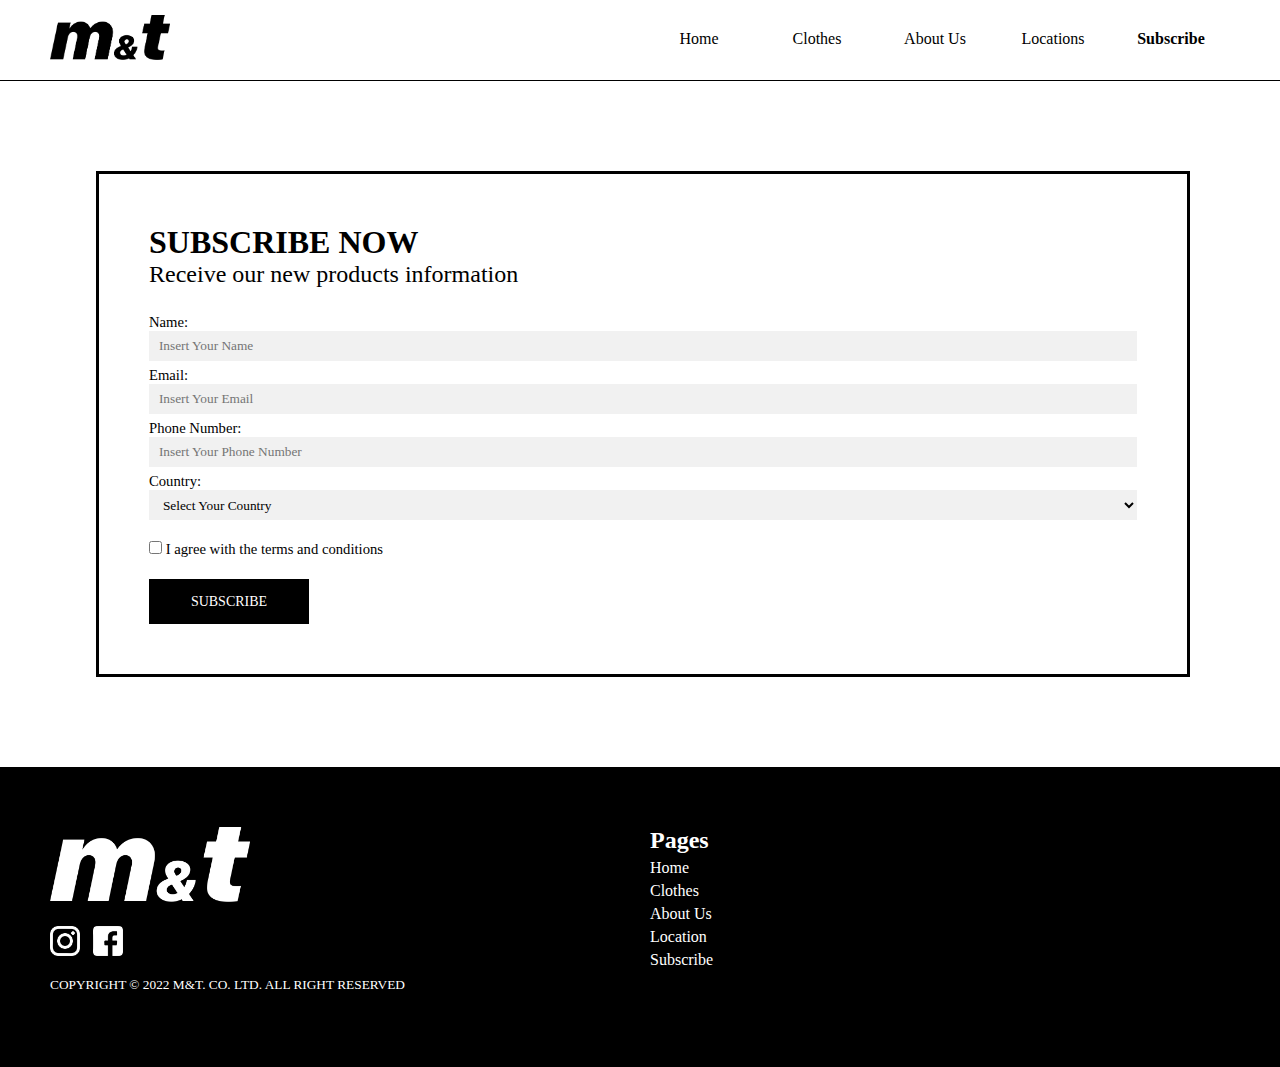
<file: mNt_website_project/subscribe.html>
<!DOCTYPE html>
<html lang="en">
<head>
    <meta charset="UTF-8">
    <meta http-equiv="X-UA-Compatible" content="IE=edge">
    <meta name="viewport" content="width=device-width, initial-scale=1.0">
    <title>M&T-SUBSCRIBE</title>
    <link rel ="stylesheet" media="screen and (min-width:801px)" href="style1.css">
    <link rel ="stylesheet" media="screen and (max-width:800px)" href="style2.css">   
    <link rel = "icon" href ="img/favicon.png">
    <script src = "./subs.js" defer></script>
</head>
<body>
    <header>
        <div class ="logo">
            <img src ="img/logo1.png" onclick="window.location.href='index.html'">
        </div>
        <nav>
            <ul>
                <li onclick="window.location.href='index.html'">Home</li>
                <li onclick="window.location.href='clothes.html'">Clothes</li>
                <li onclick="window.location.href='aboutus.html'">About Us</li>
                <li onclick="window.location.href='locations.html'">Locations</li>
                <li onclick="window.location.href='subscribe.html'"style ="font-weight: bold;">Subscribe</li>
            </ul>
        </nav>
    </header>
    <div class="form_box">
        <h1>SUBSCRIBE NOW</h1>
        <p>Receive our new products information</p>
        <form>
            <label class="label_input">Name:</label><br>
            <input type="text" class="input_box" id="input_name" placeholder="Insert Your Name" required/><br>
            <p id="error1"></p>
            <label class="label_input">Email:</label><br>
            <input type="email" class="input_box" id="input_email" placeholder="Insert Your Email" required/><br>
            <p id="error2"></p>
            <label class="label_input">Phone Number:</label><br>
            <input type="text" class="input_box" id="input_phone" placeholder="Insert Your Phone Number" required/><br>
            <p id="error3"></p>
            <label class="label_input">Country:</label><br>
            <select class="select_box" id="input_country" >
                <option value="">Select Your Country</option>
                <option value="Indonesia">Indonesia</option>
                <option value="Malaysia">Malaysia</option>
                <option value="Singapore">Singapore</option>
            </select><br>
            <p id="error4"></p>
            <input type="checkbox" id="input_tnc" class="check_box"  ><label class="label_input"> I agree with the terms and conditions</label><br>
            <p id="error5"></p>
            <input type ="button" value ="SUBSCRIBE" class="subs_button" onclick ="validate()">
        </form>
    </div>
    <footer>
        <div class="bag1">
            <img src ="img/logo2.png" class="logo2">
            <div class ="logofooter">
                <a href="https://www.instagram.com/uniqlo/"><img src ="img/logoig.png" class="sosmed"></a>
                <a href="https://id-id.facebook.com/UniqloIndonesiaOfficial/"><img src ="img/logofb.png" class="sosmed"></a>
            </div>
            <p>COPYRIGHT © 2022 M&T. CO. LTD. ALL RIGHT RESERVED</p>
        </div>
        <div class="bag2">
            <h2>Pages</h2>
            <p onclick="window.location.href='index.html'">Home</p>
            <p onclick="window.location.href='clothes.html'">Clothes</p>
            <p onclick="window.location.href='aboutus.html'">About Us</p>
            <p onclick="window.location.href='locations.html'">Location</p>
            <p onclick="window.location.href='subscribe.html'">Subscribe</p>
        </div>
    </footer>
</body>
</html>
</file>
<file: mNt_website_project/style1.css>
* {
    margin: 0;
    padding: 0;
    font-family: "SF Pro Display";
    position: relative;
    justify-content: center;
}

/* Header & Footer */
header{
    height: 80px;
    width:100%;
    border: 1px solid black;
    border-top:0px;
    border-left:0px;
    border-right:0px;
    display:flex;
}

.logo{
    margin-left:50px;
    margin-top:15px;
    width:50%;
}

.logo img{
    width: 120px;
}

nav{
    height: 25px;
    font-size: 12pt;
    margin-top: 30px;
    margin-right:50px;
    width:50%;
}
nav ul{
    display:flex;
    justify-content: space-evenly;
}

nav ul li{
    list-style: none;
    text-align: center;
    width: 100%;
    transition: 0.1s;
}

nav ul li:hover{
    cursor:pointer;
    height: 22px;
    font-weight: bold;
}

footer{
    height:300px;
    width: 100%;
    background-color: black;
    color:white;
}

.bag1{
    width: 600px;
    float:left;
    font-size: 10pt;
    margin-top:60px;
    margin-left:50px;
}

.logo2{
    width:200px;
}

.logofooter{
    padding-top:20px;
    padding-bottom:20px;
    height:31px;
    width:100px;
}

.logofooter img{
    padding-right:10px;
    transition: transform .2s;
    height:30px;
}

.logofooter img:hover{
    transform: scale(1.1);
}

.bag2{
    float:left;
    margin-top:60px;
}

.bag2 p{
    margin-top:5px;
    transition: 0.1s;
}

.bag2 p:hover{
    cursor:pointer;
    font-weight: bold;
}


/* index.html & clothes.html*/
.content1{
    width:90%;
    height:auto;
    background-image: url("img/img1.jpg");
    background-repeat: no-repeat;
    background-size: 100%;
    margin-left:2.5%;
    margin-top: 50px;
    margin-bottom:50px;
    color:white;
    font-size: 24pt;
    text-align: right;
    padding-right:5%;
    padding-top: 13%;
    padding-bottom: 13%;
    text-shadow: 0px 4px 4px rgba(0, 0, 0, 0.25);
}

.content1 img{
    width:400px;
    filter: drop-shadow(0px 4px 4px rgba(0, 0, 0, 0.25));
}

.judul1{
    text-align:center;
    margin-bottom:10px;
}

.judul_line{
    width: 20%;
    height:2px;
    background-color: #000000;
    margin-left: 40%;
    margin-top:2px;
}

.judul2{
    margin-left:50px;
    font-size: 13pt;
}

.content2{
    width:100%;
    height:auto;
    display: flex;
    margin-top:10px;
    margin-bottom: 50px;
    justify-content: left;
}

.products{
    width:50%;
}

.p1{
    width:50%;
    float: left;
    transition: transform .3s;
}

.p1:hover{
    transform: scale(1.05);
}

.p2{
    height:380px;
    width:250px;
    background-color: white;
    filter: drop-shadow(0px 4px 4px rgba(0, 0, 0, 0.25));
    margin-left: 10%;
}

.p2 img{
    width:250px;
}

.product_text{
    margin-left: 15px;
    margin-top:10px;
}

.product_text p{
    font-weight: 500;
    font-size:12pt;
}

.product_text h4{
    font-size: 15pt;
    margin-top:25px;
}

#name_too_long{
    font-size:11pt;
}

.color{
    display:flex;
    height:16px;
    width:100%;
    justify-content: left;
    margin-top:5px;
}

.cc{
    height:12px;
    width:12px;
    border: 1px solid black;
    margin-right:5px;
    float: left;
}

.content3{
    width:100%;
    height:auto;
    padding-top:10%;
    padding-bottom:10%;
    background-repeat: no-repeat;
    background-size: 100%;
    color:white;
    text-align:center;
}

.learn_more{
    height:45px;
    width: 160px;
    border: 0px;
    margin-top: 10px;
    font-size: 14px; 
    transition:0.2s;
}

.learn_more:hover{
    background-color:#000000;
    cursor:pointer;
    font-weight: bold;
    font-size: 14px;
    color: white;
}

.judul3{
    margin-top:30px;
    text-align: center;
    margin-bottom:20px;
}

/* aboutus.html & locations.html */
.content4{
    width:100%;
    height:auto;
    padding-top:12%;
    padding-bottom:12%;
    background-repeat: no-repeat;
    background-size: 100%;
    color:white;
    text-align:center;
    text-shadow: 0px 4px 4px rgba(0, 0, 0, 0.25);
}

.about_text1{
    width:100%;
    text-align:center;
    height:auto;
    margin-top:80px;
    margin-bottom:80px;
    font-size: 14pt;
}

.about_pic{
    text-align: center;
    display:flex;
    margin-bottom:80px;
}

.about_pic img{
    height:480px;
}

.about_history{
    width:90%;
    margin-left: 5%;
    display:flex;
    margin-bottom:80px;
}

.about_text2{
    font-size: 14pt;
    margin-right:8%;
}

.about_history img{
    height: 480px;
}

.content5{
    height:170px;
    display:flex;
    justify-content: left;
    border: 1px solid black;
    width:80%;
    margin-left:10%;
    margin-bottom:30px;
}

.content5 img{
    width:170px;
}

.content5_text{
    margin-left:40px;
    margin-top:30px;
}

.content5_text h3{
    margin-bottom:5px;
}

/* Subscribe */
.form_box{
    width:85%;
    height:auto;
    border-style: solid;
    margin-left:7.5%;
    margin-top: 90px;
    margin-bottom:90px;
}

.form_box h1{
    margin-left: 50px;
    margin-top:50px;
}

.form_box p{
    font-size: 18pt;
    font-weight: 500;
    margin-left: 50px;
}

form{
    margin-top:25px;
    margin-left: 50px;
    margin-right: 50px;
    margin-bottom:50px;
}

.input_box{
    margin-bottom:5px;
    background-color:#F1F1F1;
    border:0;
    height:30px;
    width:99%;
    padding-left:1%;
}

.select_box{
    margin-bottom: 20px;
    background-color:#F1F1F1;
    border:0;
    height:30px;
    width:100%;
    padding-left:1%;
}

.check_box{
    margin-bottom: 15px;
    background-color:#F1F1F1;
}

.subs_button{
    height:45px;
    width: 160px;
    border: 0px;
    margin-top: 10px;
    font-size: 14px;
    background-color:#000000;
    color:white;
    transition:0.2s;
}

.subs_button:hover{
    background-color:#F1F1F1;
    cursor:pointer;
    font-weight: bold;
    font-size: 14px;
    color: black;
}

.label_input{
    font-size: 11pt;
}

#error1, #error2, #error3, #error4, #error5{
    color:red;
    font-size: 10pt;
    margin-left:0;
}
</file>
<file: mNt_website_project/style2.css>
* {
    margin: 0;
    padding: 0;
    font-family: "SF Pro Display";
    position: relative;
    justify-content: center;
}

/* Header & Footer */
header{
    height: 80px;
    width:100%;
    border: 1px solid black;
    border-top:0px;
    border-left:0px;
    border-right:0px;
}

.logo{
    margin-top:15px;
    text-align:center;
}

.logo img{
    width: 100px;
}

nav{
    height: 20px;
    font-size: 10pt;
    margin-top: 15px;
    text-align: center;
}
nav ul{
    display:flex;
    justify-content: space-evenly;
}

nav ul li{
    list-style: none;
    text-align: center;
    width: 100%;
    transition: 0.1s;
}

nav ul li:hover{
    cursor:pointer;
    height: 22px;
    font-weight: bold;
}

footer{
    height:200px;
    width: 100%;
    background-color: black;
    color:white;
}

.bag1{
    width: 400px;
    float:left;
    font-size: 8pt;
    margin-top:35px;
    margin-left:25px;
}

.logo2{
    width:150px;
}

.logofooter{
    padding-top:10px;
    padding-bottom:10px;
    height:31px;
    width:100px;
}

.logofooter img{
    padding-right:5px;
    transition: transform .2s;
    height:25px;
}

.logofooter img:hover{
    transform: scale(1.1);
}

.bag2{
    float:left;
    margin-top:35px;
}

.bag2 h2{
    font-size: 12pt;
}

.bag2 p{
    margin-top:5px;
    font-size: 8pt;
    transition: 0.1s;
}

.bag2 p:hover{
    cursor:pointer;
    font-weight: bold;
}

/* index.html & clothes.html*/
.content1{
    width:95%;
    height:auto;
    background-image: url("img/img1.jpg");
    background-repeat: no-repeat;
    background-size: 100%;
    margin-left:2.5%;
    margin-top: 25px;
    margin-bottom:25px;
    color:white;
    font-size: 16pt;
    text-align: center;
    padding-top: 10%;
    padding-bottom: 10%;
    text-shadow: 0px 4px 4px rgba(0, 0, 0, 0.25);
}

.content1 img{
    width:280px;
    filter: drop-shadow(0px 4px 4px rgba(0, 0, 0, 0.25));
}

.judul1{
    text-align:center;
    margin-bottom:15px;
    font-size: 10pt;
}

.judul_line{
    width: 30%;
    height:2px;
    background-color: #000000;
    margin-left: 35%;
    margin-top:2px;
}

.judul2{
    margin-left:100px;
    font-size:11pt;
}

.content2{
    width:100%;
    height:auto;
    margin-top:10px;
}

.products{
    width:100%;
    height: 330px;
    margin-bottom:10px;
}

.p1{
    width:50%;
    float: left;
    transition: transform .3s;
}

.p1:hover{
    transform: scale(1.05);
}

.p2{
    height:310px;
    width:200px;
    background-color: white;
    filter: drop-shadow(0px 4px 4px rgba(0, 0, 0, 0.25));
    margin-left: 25%;
}

.p2 img{
    width:200px;
}

.product_text{
    margin-left: 12px;
    margin-top:5px;
}

.product_text p{
    font-weight: 500;
    font-size: 10pt;
}

.product_text h4{
    font-size: 13pt;
    margin-top:20px;
}

#price_too_bottom{
    margin-top:10px;
}

.color{
    display:flex;
    height:13px;
    width:100%;
    justify-content: left;
    margin-top:5px;
}

.cc{
    height:10px;
    width:10px;
    border: 1px solid black;
    margin-right:5px;
    float: left;
}

.content3{
    position: relative;
    width:100%;
    height:auto;
    padding-top:7.5%;
    padding-bottom:7.5%;
    background-repeat: no-repeat;
    background-size: 100%;
    color:white;
    text-align:center;
}

.content3 h1{
    font-size: 14pt;
}

.learn_more{
    height:30px;
    width: 100px;
    border: 0px;
    margin-top: 10px;
    font-size: 10px;
    transition:0.2s;
}

.learn_more:hover{
    background-color:#000000;
    cursor:pointer;
    font-weight: bold;
    font-size: 10px;
    color: white;
}

.judul3{
    margin-top:20px;
    text-align: center;
    margin-bottom:20px;
    font-size: 9pt;
}

/* aboutus.html & locations.html */
.content4{
    position: relative;
    width:100%;
    height:auto;
    padding-top:10%;
    padding-bottom:10%;
    background-repeat: no-repeat;
    background-size: 100%;
    color:white;
    text-align:center;
    text-shadow: 0px 4px 4px rgba(0, 0, 0, 0.25);
}

.content4 h1{
    font-size: 18pt;
}

.about_text1{
    width:100%;
    text-align:center;
    height:auto;
    margin-top:50px;
    margin-bottom:50px;
    font-size: 10pt;
}

.about_pic{
    text-align: center;
    display:flex;
    margin-bottom:50px;
}

.about_pic img{
    height: 300px;
}

.about_history{
    width:90%;
    margin-left: 5%;
    display:flex;
    margin-bottom:50px;
}

.about_text2{
    font-size: 10pt;
    margin-right :5%;
}

.about_history img{
    height: 300px;
}

.content5{
    height:150px;
    display:flex;
    justify-content: left;
    border: 1px solid black;
    width:85%;
    margin-left:7.5%;
    margin-bottom:25px;
}

.content5 img{
    width:150px;
}

.content5_text{
    margin-left:25px;
    margin-top:25px;
}

.content5_text h3{
    font-size:12pt;
    margin-bottom:5px;
}

.content5 p{
    font-size:10pt;
}

/* Subscribe */
.form_box{
    width:90%;
    height:auto;
    border-style: solid;
    margin-left:5%;
    margin-top: 40px;
    margin-bottom:40px;
}

.form_box h1{
    margin-left: 25px;
    margin-top:25px;
    font-size:16pt;
}

.form_box p{
    font-size: 12pt;
    font-weight: 500;
    margin-left: 25px;
}

form{
    margin-top:15px;
    margin-left: 25px;
    margin-right: 25px;
    margin-bottom:25px;
}

.input_box{
    margin-bottom:5px;
    background-color:#F1F1F1;
    border:0;
    height:30px;
    width:99%;
    padding-left:1%;
    font-size: 8pt;
}

.select_box{
    margin-bottom: 10px;
    background-color:#F1F1F1;
    border:0;
    height:30px;
    width:100%;
    padding-left:1%;
    font-size: 8pt;
}

.check_box{
    margin-bottom: 10px;
    background-color:#F1F1F1;
}

.subs_button{
    height:30px;
    width: 100px;
    border: 0px;
    margin-top: 10px;
    font-size: 10px; 
    background-color:#000000;
    color:white;
    transition:0.2s;
}

.subs_button:hover{
    background-color:#F1F1F1;
    cursor:pointer;
    font-weight: bold;
    font-size: 10px;
    color: black;
}

.label_input{
    font-size: 8.5pt;
}
</file>
